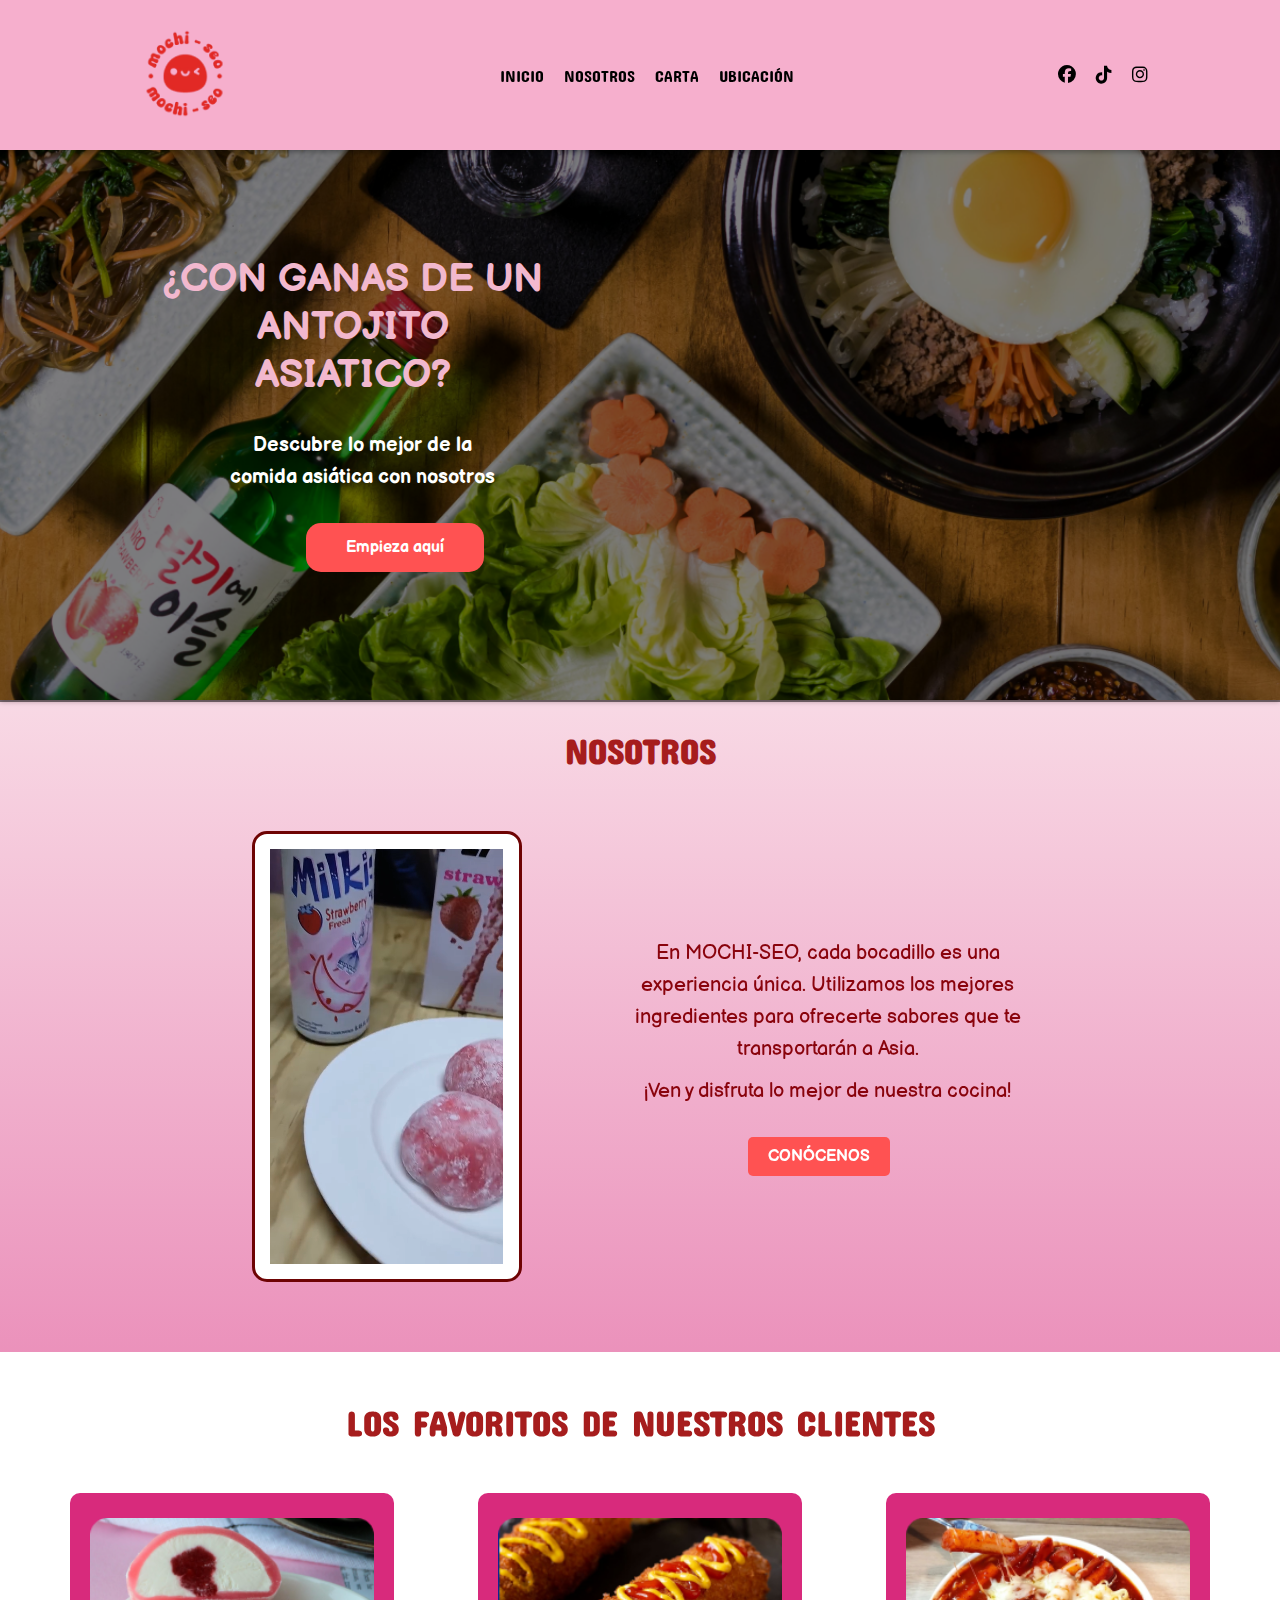
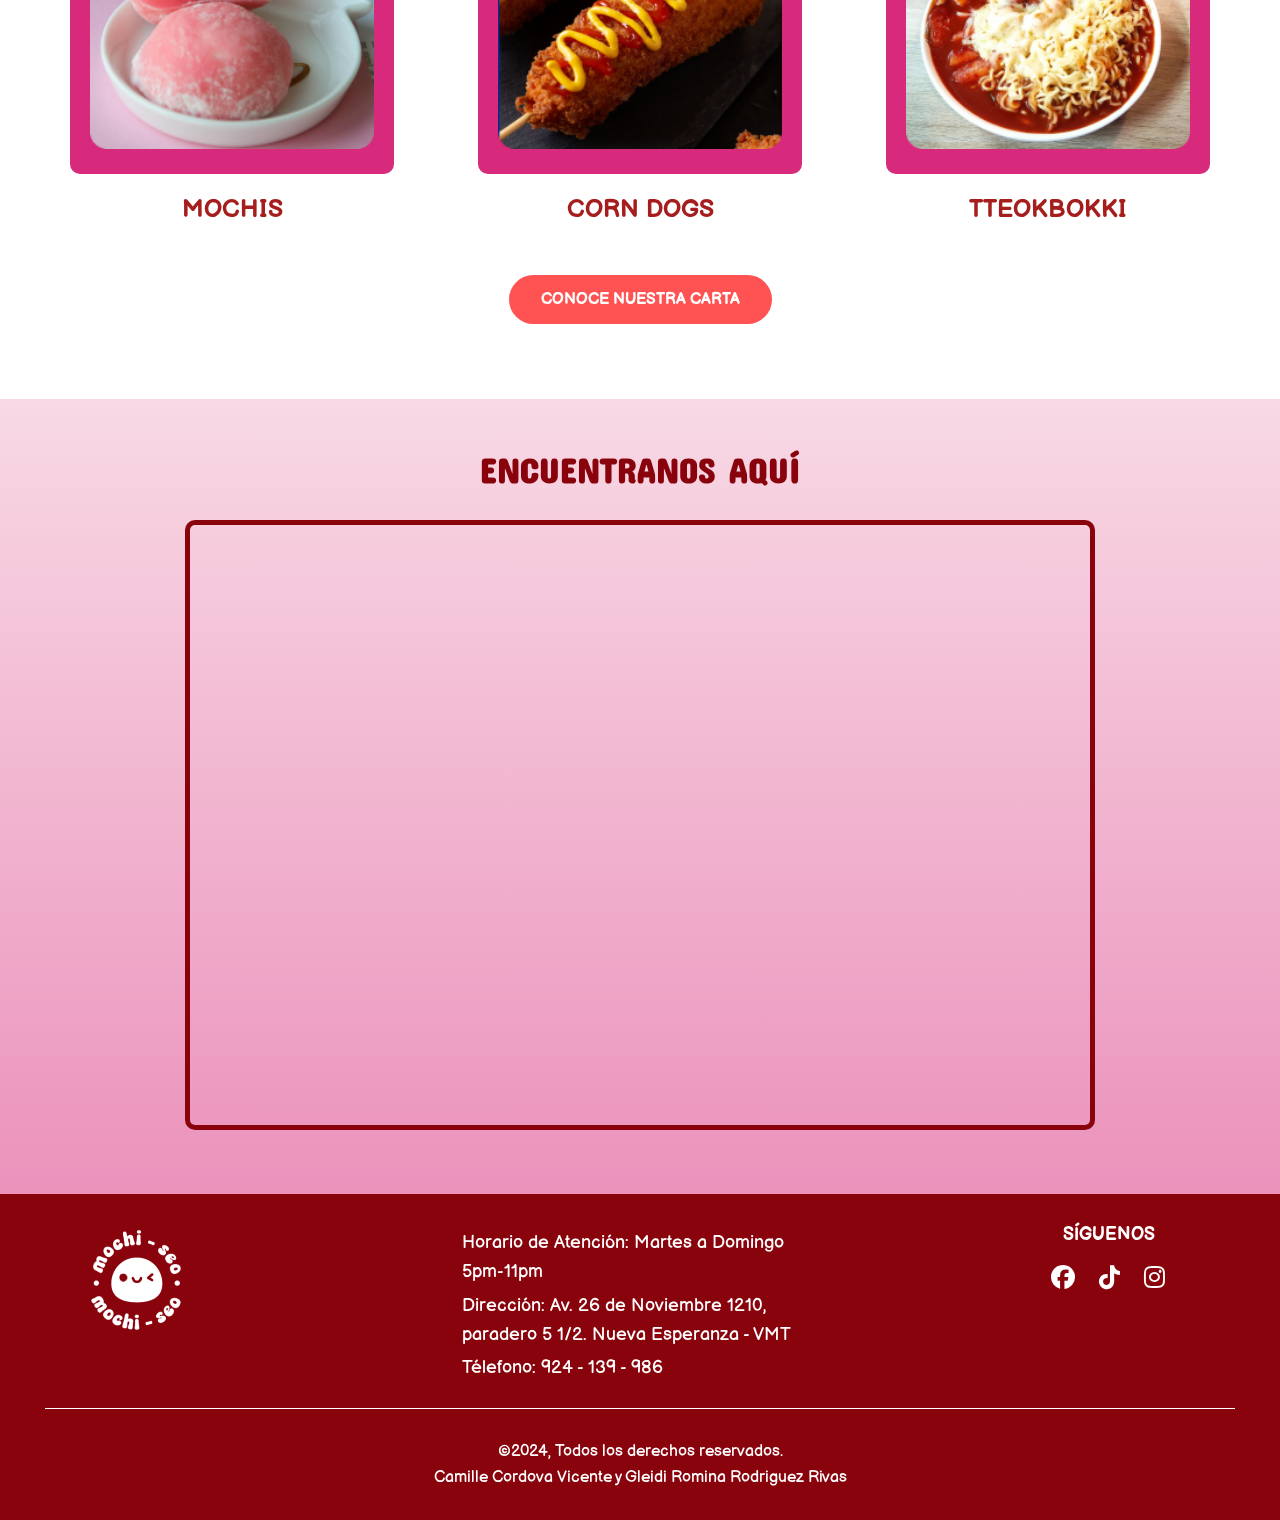
<file: EXAMEN PARCIAL/EXAMEN PARCIAL/index.html>
<!DOCTYPE html>
<html lang="en">
<head>
 <meta charset="UTF-8">
 <meta name="viewport" content="width=device-width, initial-scale=1.0">
 <link rel="icon" type="image/png" href="imagen/logo1.png">
 <title>MOCHI-SEO (Examen Parcial)</title>
 <link href="https://fonts.googleapis.com/css2?family=Concert+One&family=Lilita+One&display=swap" rel="stylesheet">
 <link href="https://fonts.googleapis.com/css2?family=Noto+Sans+KR:wght@100..900&display=swap" rel="stylesheet">
 <link href="https://fonts.googleapis.com/css2?family=Balsamiq+Sans:ital,wght@0,400;0,700;1,400;1,700&display=swap" rel="stylesheet">
 <link rel="stylesheet" href="CSS/all.css">
 <link rel="stylesheet" href="CSS/all.min.css">
 <link rel="stylesheet" href="CSS/index.css">
</head>
<body>
 <header>
  <div class="logo">
      <img src="imagen/logo1.png" alt="Tu Logotipo">
  </div>
  <nav>
      <ul>
          <li><a href="#">INICIO</a></li>
          <li><a href="nosotros.html">NOSOTROS</a></li>
          <li><a href="carta.html">CARTA</a></li>
          <li><a href="ubicación.html">UBICACIÓN</a></li>
      </ul>
  </nav>
  <div class="iconos">
      <a href="https://www.facebook.com/lMochiSeo"><i class="fa-brands fa-facebook"></i></a>
      <a href="https://www.tiktok.com/@mochi.seo"><i class="fa-brands fa-tiktok"></i></a>
      <a href="https://www.instagram.com/mochi.seo1/"><i class="fa-brands fa-instagram"></i></a>
  </div>
</header>
<section class="principal">
    <div class="contenidouno">
        <h1>¿CON GANAS DE UN ANTOJITO ASIATICO?</h1>
        <h3>Descubre lo mejor de la comida asiática con nosotros</h3>
        <div class="botones">
            <a href="carta.html" class="button">Empieza aquí</a>
        </div>
    </div>
</section>
<section class="nosotros">
    <h2>NOSOTROS</h2>
    <div class="contenidoDos">
        <video src="imagen/video1.mp4" autoplay muted loop></video>
        <div class="texto">
            <p>En MOCHI-SEO, cada bocadillo es una experiencia única. Utilizamos los mejores ingredientes para ofrecerte sabores que te transportarán a Asia.</p>
            <p>¡Ven y disfruta lo mejor de nuestra cocina!</p>
            <a href="nosotros.html" class="nos-button">CONÓCENOS</a>
        </div>
    </div>
</section>
<section class="menu-section">
    <h2>LOS FAVORITOS DE NUESTROS CLIENTES</h2>
    <div class="menu-items">
        <div class="menu-item">
            <img src="imagen/img2.png" alt="Mochis">
            <p>MOCHIS</p>
        </div>
        <div class="menu-item">
            <img src="imagen/img4.png" alt="Corn Dogs">
            <p>CORN DOGS</p>
        </div>
        <div class="menu-item">
            <img src="imagen/img3.png" alt="Tteokbokki">
            <p>TTEOKBOKKI</p>
        </div>
    </div>
    <a href="carta.html" class="cta-button">CONOCE NUESTRA CARTA</a>
</section>
<section class="mapa">
    <h2>ENCUENTRANOS AQUÍ</h2>
    <div class="mapa-cuadro">
        <iframe src="https://www.google.com/maps/embed?pb=!1m18!1m12!1m3!1d344.7262002738184!2d-76.9308436507844!3d-12.171432894216085!2m3!1f0!2f0!3f0!3m2!1i1024!2i768!4f13.1!3m3!1m2!1s0x9105b927eed3a387%3A0xe1c2c3a413808e6c!2sAv%2026%20de%20Noviembre%201210%2C%20Villa%20Mar%C3%ADa%20del%20Triunfo%2015817!5e0!3m2!1ses-419!2spe!4v1729730159632!5m2!1ses-419!2spe" width="900" height="600" style="border:solid 5px rgba(137, 3, 12, 1); border-radius: 10px;" allowfullscreen="" loading="lazy" referrerpolicy="no-referrer-when-downgrade"></iframe>
</section>
<footer class="footer">
    <div class="footer-top">
        <div class="footer-logo">
            <img src="imagen/logo2.png" alt="Logo" class="logo">
        </div>
        <div class="contacto">
            <p>Horario de Atención:  Martes a Domingo 5pm-11pm</p>
            <p>Dirección: Av. 26 de Noviembre 1210, paradero 5 1/2. Nueva Esperanza - VMT</p>
            <p>Télefono: 924 - 139 - 986</p>
        </div>
        <div class="social">
            <h3>SÍGUENOS</h3>
            <a href="https://www.facebook.com/lMochiSeo" class="social-icon"><i class="fa-brands fa-facebook"></i></a>
            <a href="https://www.tiktok.com/@mochi.seo" class="social-icon"><i class="fa-brands fa-tiktok"></i></a>
            <a href="https://www.instagram.com/mochi.seo1/" class="social-icon"><i class="fa-brands fa-instagram"></i></a>
        </div>
    </div>
    <div class="footer-bottom">
        <p>&copy;2024, Todos los derechos reservados.</p>
        <p>Camille Cordova Vicente y Gleidi Romina Rodriguez Rivas</p>
    </div>
</footer>
</body>
</html>
</file>
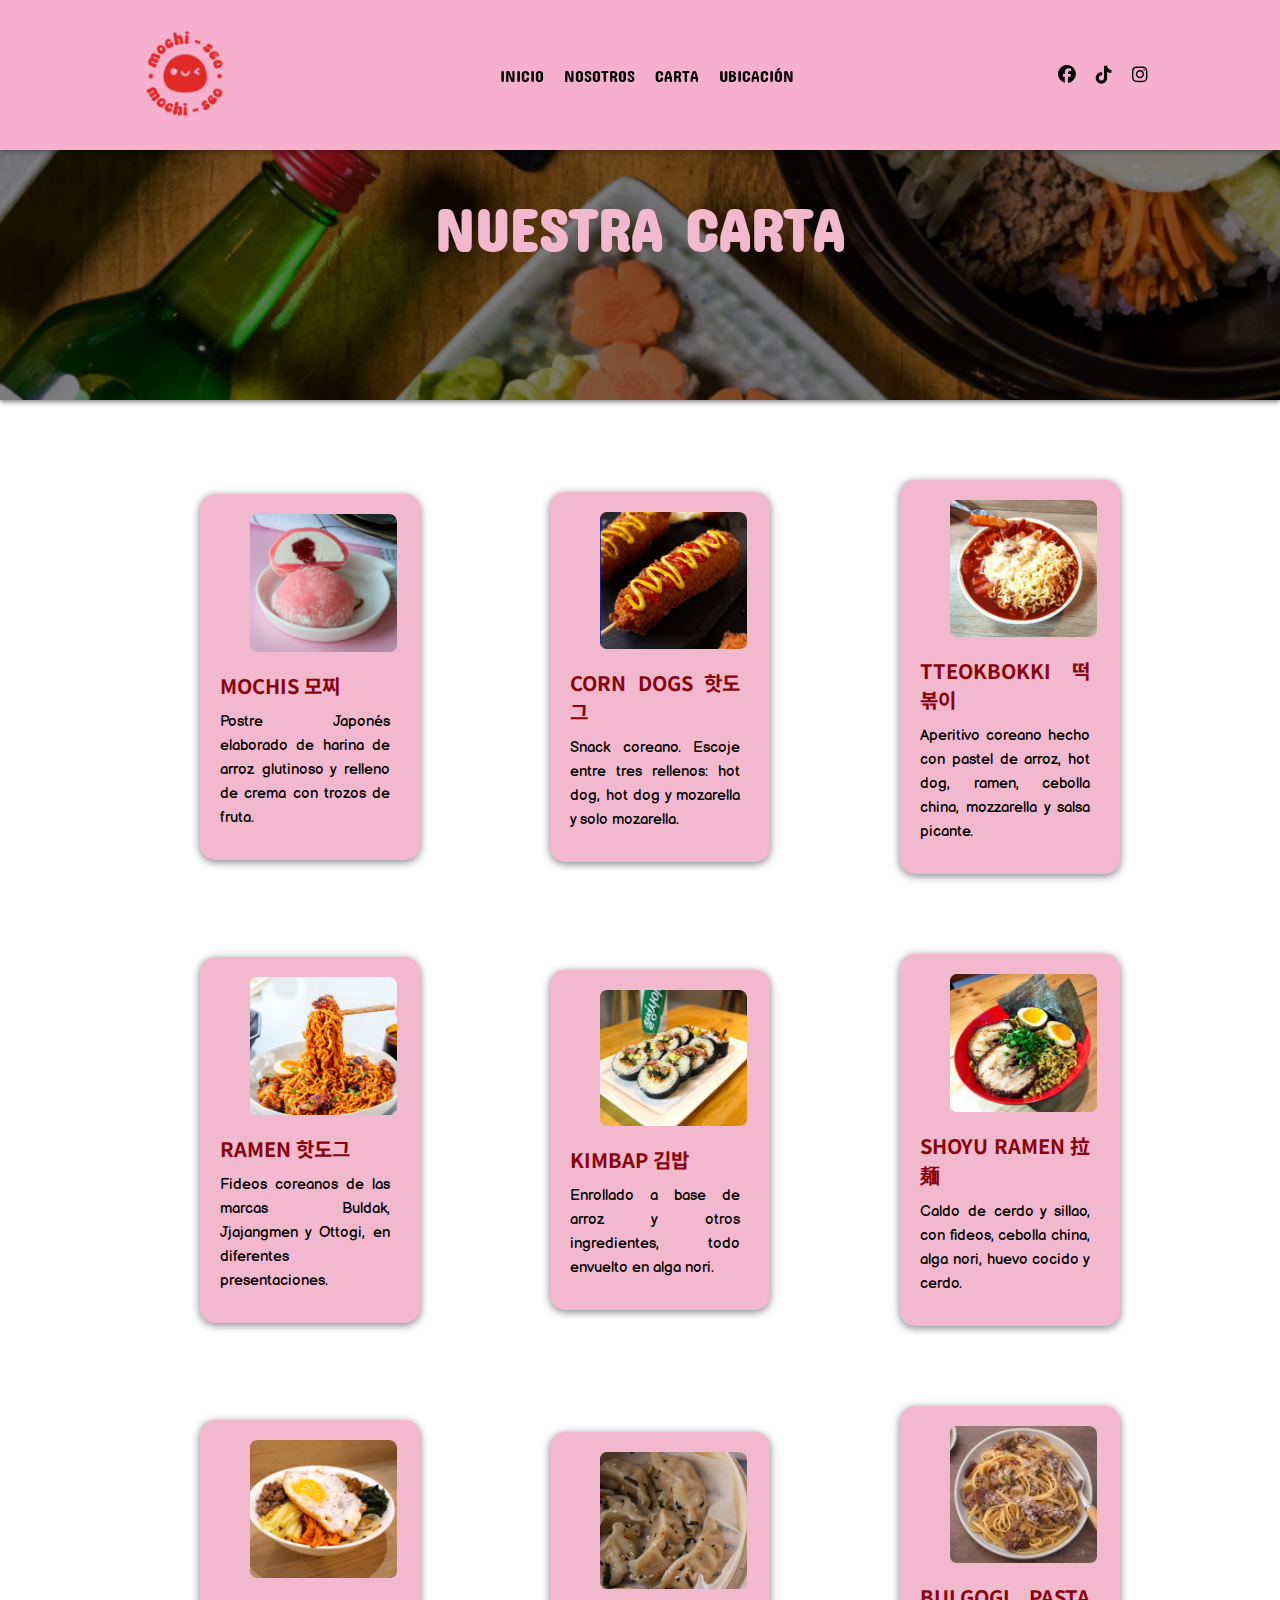
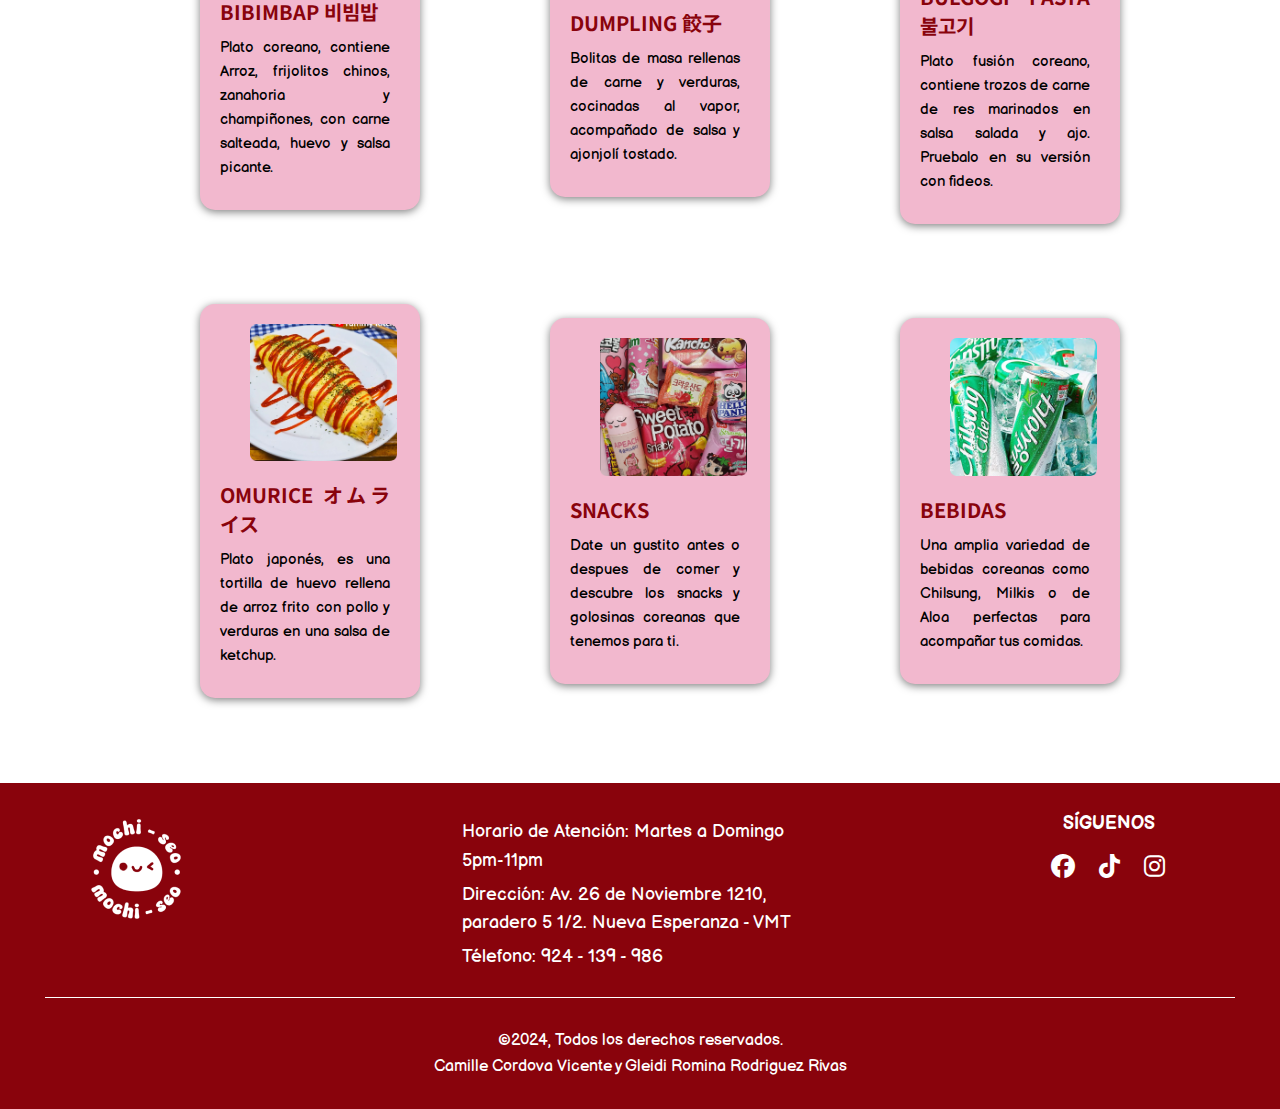
<file: EXAMEN PARCIAL/EXAMEN PARCIAL/carta.html>
<!DOCTYPE html>
<html lang="en">
<head>
 <meta charset="UTF-8">
 <meta name="viewport" content="width=device-width, initial-scale=1.0">
 <link rel="icon" type="image/png" href="imagen/logo1.png">
 <title>MOCHI-SEO (Examen Parcial)</title>
 <link href="https://fonts.googleapis.com/css2?family=Concert+One&family=Lilita+One&display=swap" rel="stylesheet">
 <link href="https://fonts.googleapis.com/css2?family=Noto+Sans+KR:wght@100..900&display=swap" rel="stylesheet">
 <link href="https://fonts.googleapis.com/css2?family=Balsamiq+Sans:ital,wght@0,400;0,700;1,400;1,700&display=swap" rel="stylesheet">
 <link rel="stylesheet" href="CSS/all.css">
 <link rel="stylesheet" href="CSS/all.min.css">
 <link rel="stylesheet" href="CSS/carta.css">
</head>
<body>
 <header>
  <div class="logo">
      <img src="imagen/logo1.png" alt="Tu Logotipo">
  </div>
  <nav>
      <ul>
          <li><a href="index.html">INICIO</a></li>
          <li><a href="nosotros.html">NOSOTROS</a></li>
          <li><a href="#">CARTA</a></li>
          <li><a href="ubicación.html">UBICACIÓN</a></li>
      </ul>
  </nav>
  <div class="iconos">
      <a href="https://www.facebook.com/lMochiSeo"><i class="fa-brands fa-facebook"></i></a>
      <a href="https://www.tiktok.com/@mochi.seo"><i class="fa-brands fa-tiktok"></i></a>
      <a href="https://www.instagram.com/mochi.seo1/"><i class="fa-brands fa-instagram"></i></a>
  </div>
</header>
<section class="principal">
    <div class="contenidouno">
        <h1>NUESTRA CARTA</h1>
    </div>
</section>
<section class="menu">
        <div class="card">
            <img src="imagen/carta1.png" alt="Plato 1">
            <h4>MOCHIS 모찌</h4>
            <p>Postre Japonés elaborado de harina de arroz glutinoso y relleno de crema con trozos de fruta.</p>
        </div>
        <div class="card">
            <img src="imagen/carta2.png" alt="Plato 2">
            <h4>CORN DOGS 핫도그</h4>
            <p>Snack coreano. Escoje entre tres rellenos: hot dog, hot dog y mozarella y solo mozarella.</p>
        </div>
        <div class="card">
            <img src="imagen/carta3.png" alt="Plato 3">
            <h4>TTEOKBOKKI 떡볶이</h4>
            <p>Aperitivo coreano hecho con pastel de arroz, hot dog, ramen, cebolla china, mozzarella     
            y salsa picante.</p>
        </div>
        <div class="card">
            <img src="imagen/carta4.png" alt="Plato 4">
            <h4>RAMEN 핫도그</h4>
            <p>Fideos coreanos de las marcas Buldak, Jjajangmen y Ottogi, en diferentes    
            presentaciones.</p>
        </div>
        <div class="card">
            <img src="imagen/carta5.png" alt="Plato 5">
            <h4>KIMBAP 김밥</h4>
            <p>Enrollado a base de arroz y otros ingredientes, todo
            envuelto en alga nori.</p>
        </div>
        <div class="card">
            <img src="imagen/carta6.png" alt="Plato 6">
            <h4>SHOYU RAMEN 拉麺</h4>
            <p>Caldo de cerdo y sillao, con fideos, cebolla china, alga nori, huevo cocido y cerdo.</p>
        </div>
        <div class="card">
            <img src="imagen/carta7.png" alt="Plato 7">
            <h4>BIBIMBAP 비빔밥</h4>
            <p>Plato coreano, contiene Arroz, frijolitos chinos, zanahoria y champiñones, con carne salteada, huevo y salsa picante.</p>
        </div>
        <div class="card">
            <img src="imagen/carta8.png" alt="Plato 8">
            <h4>DUMPLING 餃子</h4>
            <p>Bolitas de masa rellenas de carne y verduras, cocinadas al vapor, acompañado de salsa y ajonjolí tostado.</p>
        </div>
        <div class="card">
            <img src="imagen/carta9.png" alt="Plato 9">
            <h4>BULGOGI PASTA 불고기</h4>
            <p>Plato fusión coreano, contiene trozos de carne de res marinados en salsa salada y ajo. Pruebalo en su versión con fideos.</p>
        </div>
        <div class="card">
            <img src="imagen/carta10.png" alt="Plato 10">
            <h4>OMURICE オムライス</h4>
            <p>Plato japonés, es una tortilla de huevo rellena de arroz frito con pollo y verduras en una salsa de ketchup.</p>
        </div>
        <div class="card">
            <img src="imagen/carta11.png" alt="Plato 11">
            <h4>SNACKS</h4>
            <p>Date un gustito antes o despues de comer y descubre los snacks y golosinas coreanas que tenemos para ti.</p>
        </div>
        <div class="card">
            <img src="imagen/carta12.png" alt="Plato 12">
            <h4>BEBIDAS</h4>
            <p>Una amplia variedad de bebidas coreanas como Chilsung, Milkis o de Aloa perfectas para acompañar tus comidas.</p>
        </div>
</section>
<footer class="footer">
    <div class="footer-top">
        <div class="footer-logo">
            <img src="imagen/logo2.png" alt="Logo" class="logo">
        </div>
        <div class="contacto">
            <p>Horario de Atención:  Martes a Domingo 5pm-11pm</p>
            <p>Dirección: Av. 26 de Noviembre 1210, paradero 5 1/2. Nueva Esperanza - VMT</p>
            <p>Télefono: 924 - 139 - 986</p>
        </div>
        <div class="social">
            <h3>SÍGUENOS</h3>
            <a href="https://www.facebook.com/lMochiSeo" class="social-icon"><i class="fa-brands fa-facebook"></i></a>
            <a href="https://www.tiktok.com/@mochi.seo" class="social-icon"><i class="fa-brands fa-tiktok"></i></a>
            <a href="https://www.instagram.com/mochi.seo1/" class="social-icon"><i class="fa-brands fa-instagram"></i></a>
        </div>
    </div>
    <div class="footer-bottom">
        <p>&copy;2024, Todos los derechos reservados.</p>
        <p>Camille Cordova Vicente y Gleidi Romina Rodriguez Rivas</p>
    </div>
</footer>
</body>
</file>
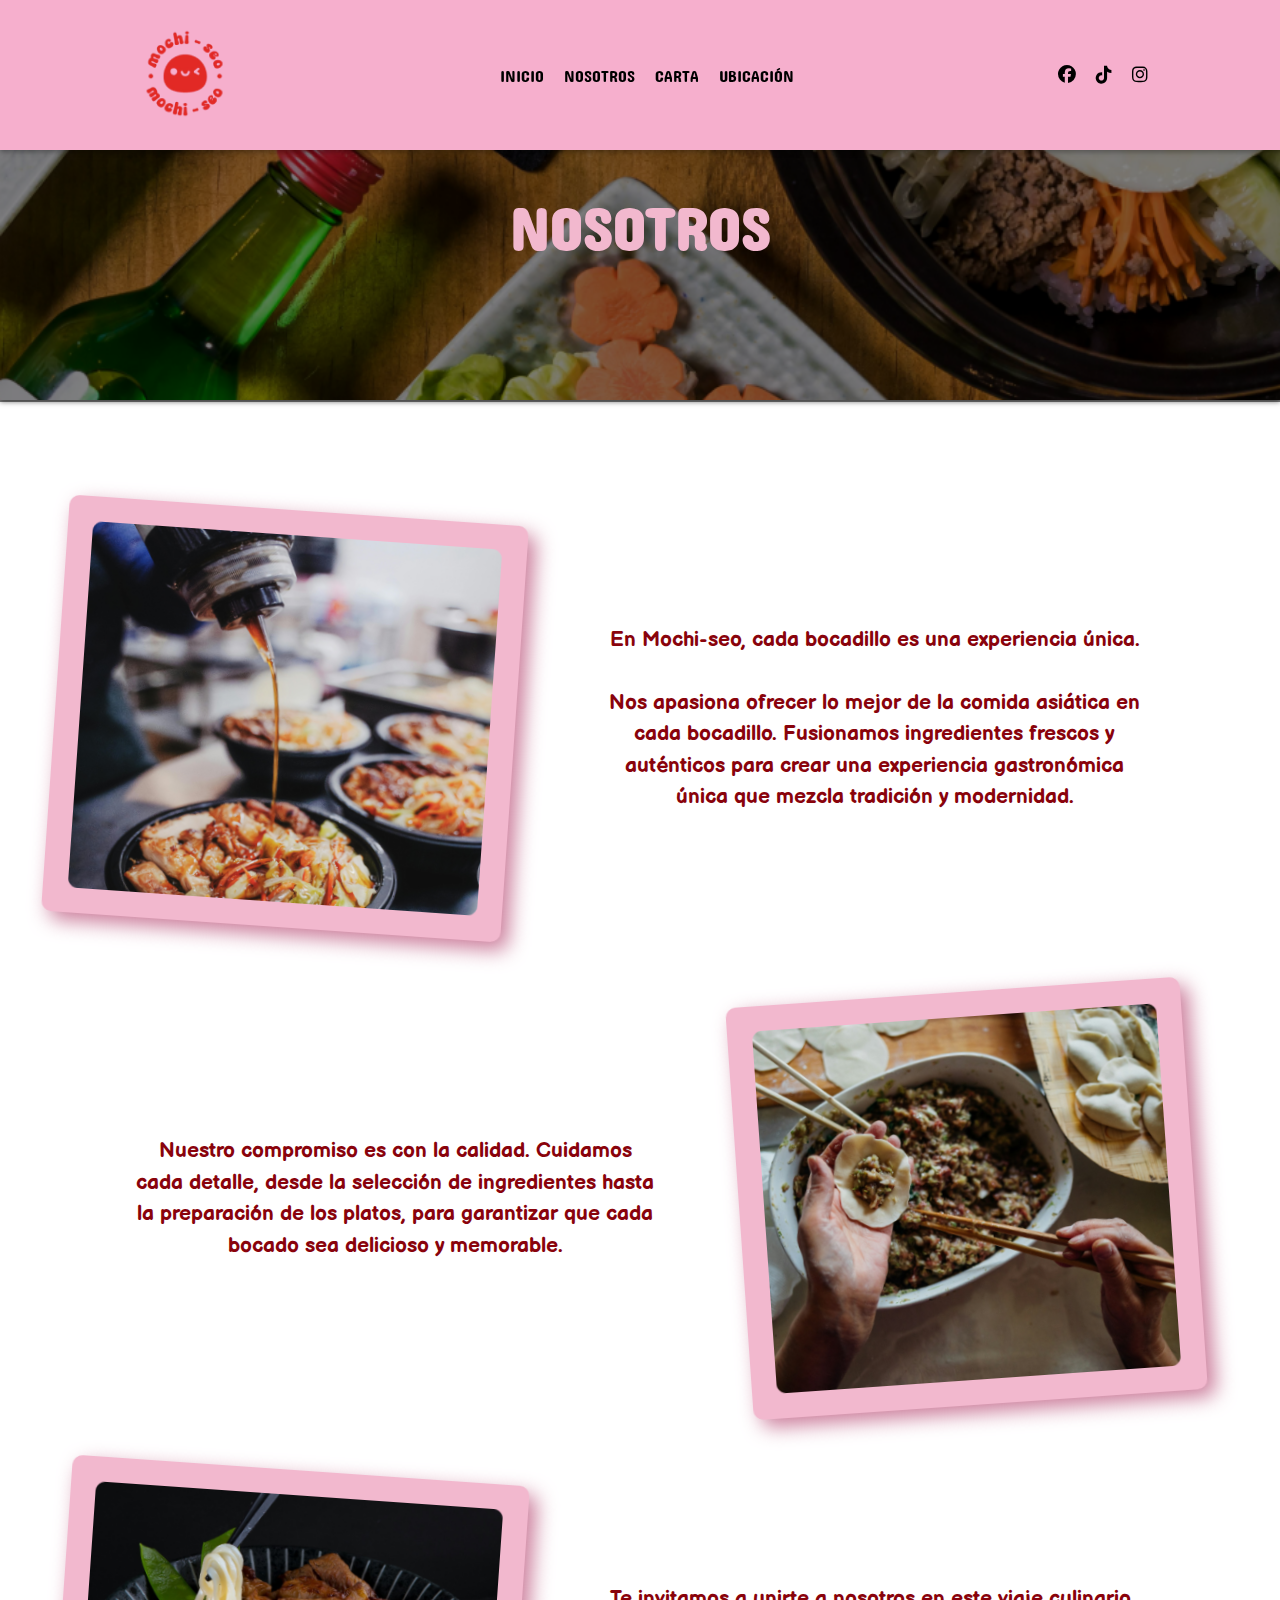
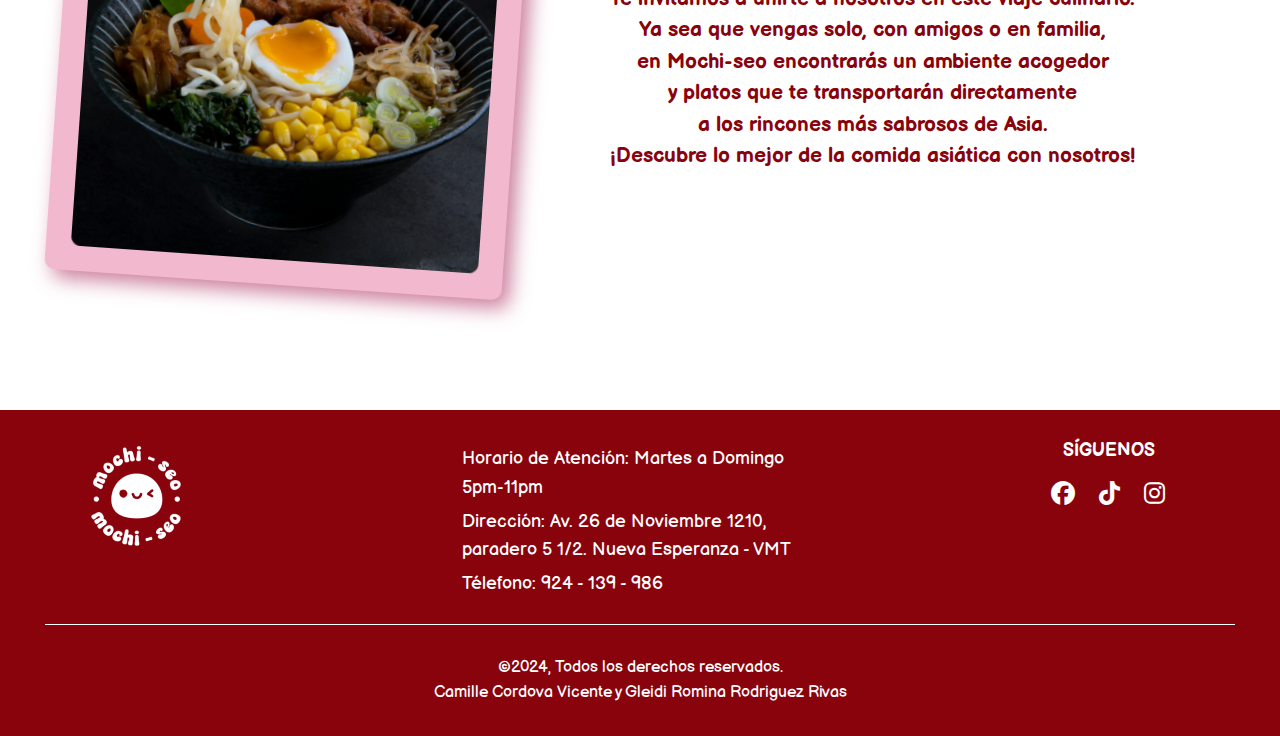
<file: EXAMEN PARCIAL/EXAMEN PARCIAL/nosotros.html>
<!DOCTYPE html>
<html lang="en">
<head>
 <meta charset="UTF-8">
 <meta name="viewport" content="width=device-width, initial-scale=1.0">
 <link rel="icon" type="image/png" href="imagen/logo1.png">
 <title>MOCHI-SEO (Examen Parcial)</title>
 <link href="https://fonts.googleapis.com/css2?family=Concert+One&family=Lilita+One&display=swap" rel="stylesheet">
 <link href="https://fonts.googleapis.com/css2?family=Noto+Sans+KR:wght@100..900&display=swap" rel="stylesheet">
 <link href="https://fonts.googleapis.com/css2?family=Balsamiq+Sans:ital,wght@0,400;0,700;1,400;1,700&display=swap" rel="stylesheet">
 <link rel="stylesheet" href="CSS/all.css">
 <link rel="stylesheet" href="CSS/all.min.css">
 <link rel="stylesheet" href="CSS/index.css">
 <link rel="stylesheet" href="CSS/nosotros.css">
</head>
<body>
 <header>
  <div class="logo">
      <img src="imagen/logo1.png" alt="Tu Logotipo">
  </div>
  <nav>
      <ul>
          <li><a href="index.html">INICIO</a></li>
          <li><a href="nosotros.html">NOSOTROS</a></li>
          <li><a href="carta.html">CARTA</a></li>
          <li><a href="ubicación.html">UBICACIÓN</a></li>
      </ul>
  </nav>
    <div class="iconos">
    <a href="https://www.facebook.com/lMochiSeo"><i class="fa-brands fa-facebook"></i></a>
    <a href="https://www.tiktok.com/@mochi.seo"><i class="fa-brands fa-tiktok"></i></a>
    <a href="https://www.instagram.com/mochi.seo1/"><i class="fa-brands fa-instagram"></i></a>
     </div>
  </header>

  <section class="contenido-nosotros">
    <div class="banner">
        <h2>NOSOTROS</h2>
    </div>
  </section>

  <div class="captions">
    <div class="fila">
        <img id="img1" src="imagen/nosotros1.png" alt="">
        <p>En Mochi-seo, cada bocadillo es una experiencia única.
            <br>
            <br>
            Nos apasiona ofrecer lo mejor de la comida asiática en
            <br>
            cada bocadillo. Fusionamos ingredientes frescos y 
            <br>
            auténticos para crear una experiencia gastronómica
            <br>
            única que mezcla tradición y modernidad.</p>
    </div>
    <div class="fila">
        
        <p>Nuestro compromiso es con la calidad. Cuidamos
            <br>
            cada detalle, desde la selección de ingredientes hasta
            <br>
            la preparación de los platos, para garantizar que cada 
            <br>
            bocado sea delicioso y memorable.
        </p>
        <img  id="img2" src="imagen/nosotros2.png" alt="">
    </div>
    <div class="fila">
        <img  id="img3" src="imagen/nosotros3.png" alt="">
        <p>Te invitamos a unirte a nosotros en este viaje culinario.
            <br>
            Ya sea que vengas solo, con amigos o en familia, 
            <br> 
            en Mochi-seo encontrarás un ambiente acogedor
            <br>
            y platos que te transportarán directamente
            <br>
            a los rincones más sabrosos de Asia.
            <br>
            ¡Descubre lo mejor de la comida asiática con nosotros!
        </p>
    </div>
</div>

    </section>
<footer class="footer">
    <div class="footer-top">
        <div class="footer-logo">
            <img src="imagen/logo2.png" alt="Logo" class="logo">
        </div>
        <div class="contacto">
            <p>Horario de Atención:  Martes a Domingo 5pm-11pm</p>
            <p>Dirección: Av. 26 de Noviembre 1210, paradero 5 1/2. Nueva Esperanza - VMT</p>
            <p>Télefono: 924 - 139 - 986</p>
        </div>
        <div class="social">
            <h3>SÍGUENOS</h3>
            <a href="https://www.facebook.com/lMochiSeo" class="social-icon"><i class="fa-brands fa-facebook"></i></a>
            <a href="https://www.tiktok.com/@mochi.seo" class="social-icon"><i class="fa-brands fa-tiktok"></i></a>
            <a href="https://www.instagram.com/mochi.seo1/" class="social-icon"><i class="fa-brands fa-instagram"></i></a>
        </div>
    </div>
    <div class="footer-bottom">
        <p>&copy;2024, Todos los derechos reservados.</p>
        <p>Camille Cordova Vicente y Gleidi Romina Rodriguez Rivas</p>
    </div>
</footer>
</section>
        
</body>
</html>
</file>
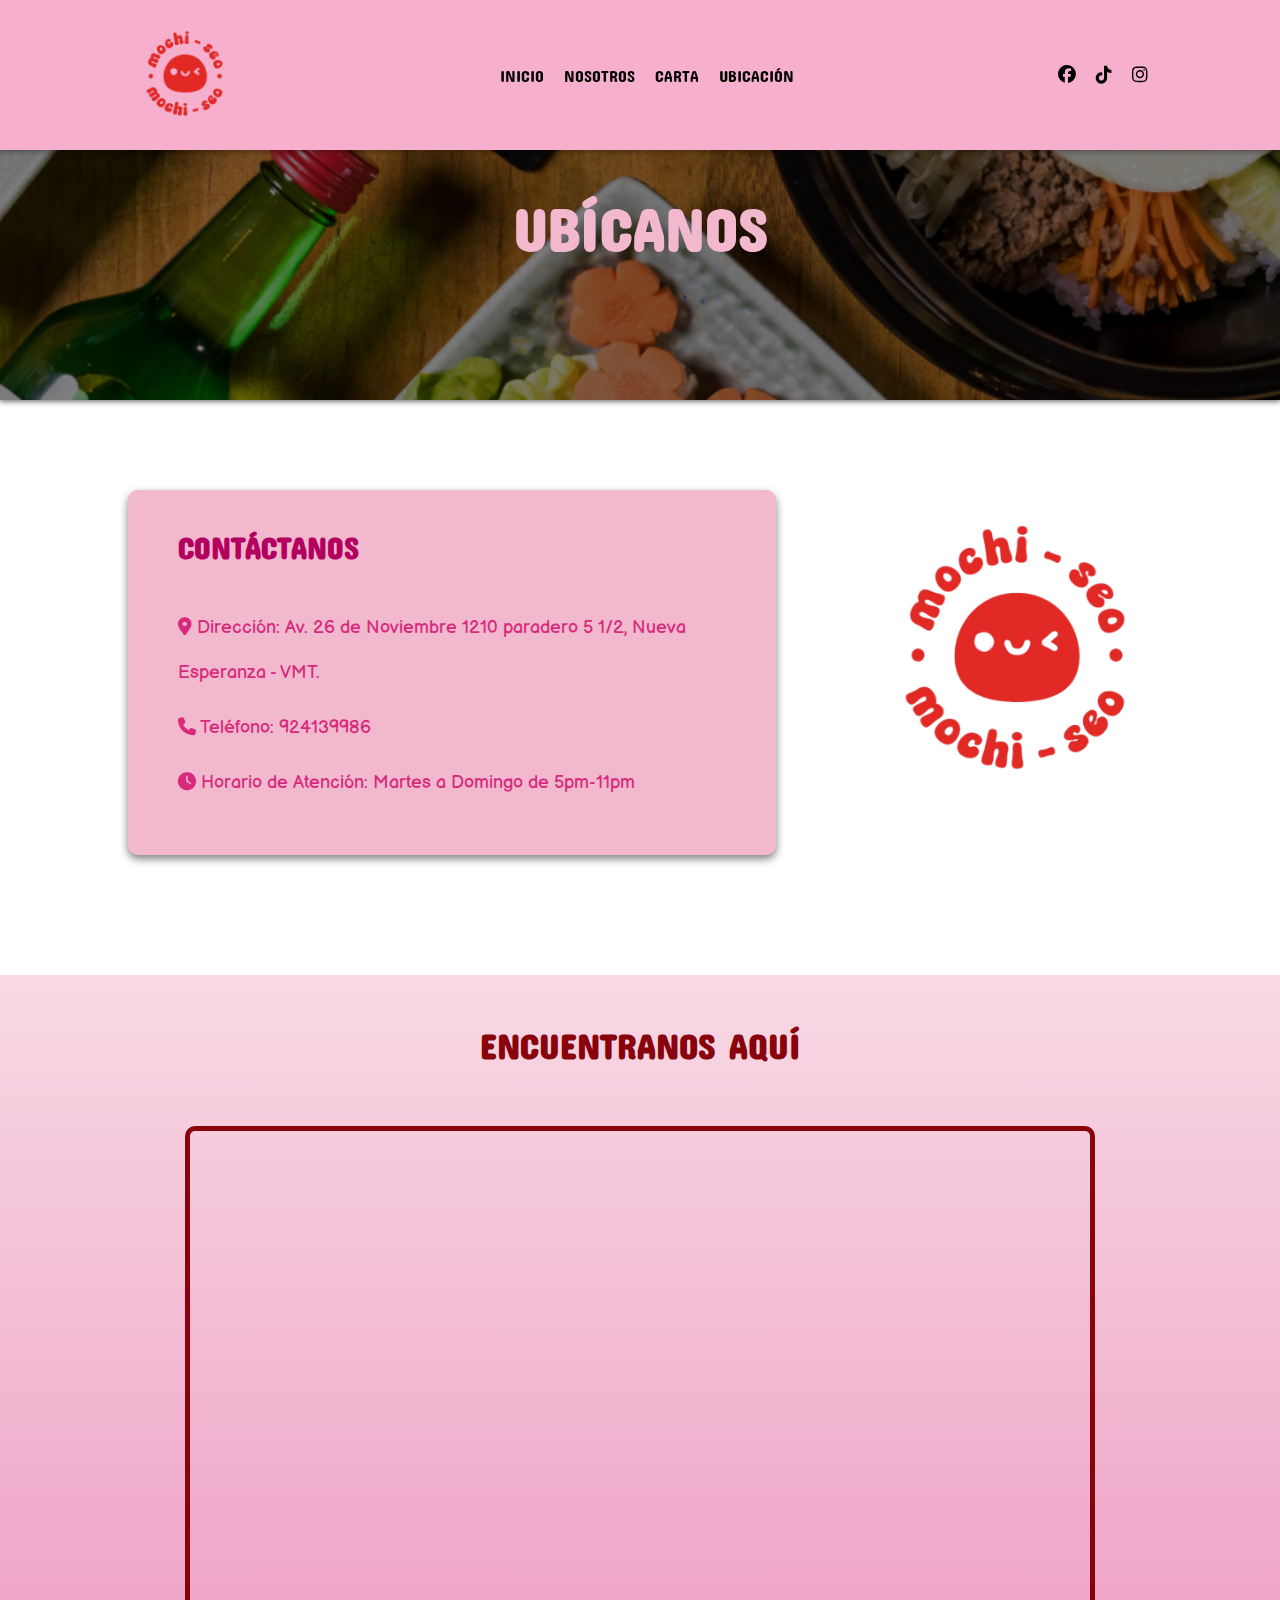
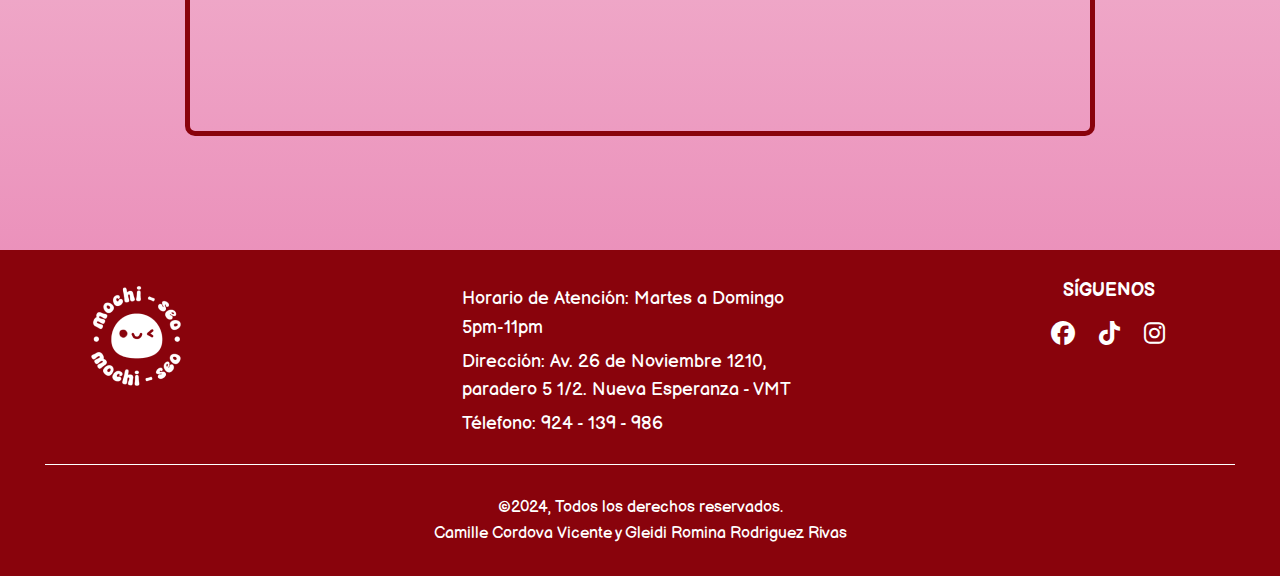
<file: EXAMEN PARCIAL/EXAMEN PARCIAL/ubicación.html>
<!DOCTYPE html>
<html lang="en">
<head>
 <meta charset="UTF-8">
 <meta name="viewport" content="width=device-width, initial-scale=1.0">
 <link rel="icon" type="image/png" href="imagen/logo1.png">
 <title>MOCHI-SEO (Examen Parcial)</title>
 <link href="https://fonts.googleapis.com/css2?family=Concert+One&family=Lilita+One&display=swap" rel="stylesheet">
 <link href="https://fonts.googleapis.com/css2?family=Noto+Sans+KR:wght@100..900&display=swap" rel="stylesheet">
 <link href="https://fonts.googleapis.com/css2?family=Balsamiq+Sans:ital,wght@0,400;0,700;1,400;1,700&display=swap" rel="stylesheet">
 <link rel="stylesheet" href="CSS/all.css">
 <link rel="stylesheet" href="CSS/all.min.css">
 <link rel="stylesheet" href="CSS/ubicación.css">
</head>
<body>
 <header>
  <div class="logo">
      <img src="imagen/logo1.png" alt="Tu Logotipo">
  </div>
  <nav>
      <ul>
          <li><a href="index.html">INICIO</a></li>
          <li><a href="nosotros.html">NOSOTROS</a></li>
          <li><a href="carta.html">CARTA</a></li>
          <li><a href="#">UBICACIÓN</a></li>
      </ul>
  </nav>
  <div class="iconos">
      <a href="https://www.facebook.com/lMochiSeo"><i class="fa-brands fa-facebook"></i></a>
      <a href="https://www.tiktok.com/@mochi.seo"><i class="fa-brands fa-tiktok"></i></a>
      <a href="https://www.instagram.com/mochi.seo1/"><i class="fa-brands fa-instagram"></i></a>
  </div>
</header>
<section class="principal">
    <div class="contenidouno">
        <h2>UBÍCANOS</h2>
    </div>
</section>
<section class="contacto2">
    <div class="info">
        <h2>CONTÁCTANOS</h2>
        <p><i class="fa-solid fa-location-dot"></i>  Dirección: Av. 26 de Noviembre 1210 paradero 5 1/2, Nueva Esperanza - VMT.</p>
        <p><i class="fa-solid fa-phone"></i> Teléfono: 924139986</p>
        <p><i class="fa-solid fa-clock"></i> Horario de Atención: Martes a Domingo de 5pm-11pm</p>
    </div>
    <div class="contacto-logo">
        <img src="imagen/logo 3.png" alt="Logo Mochi-Seo">
    </div>
</section>
<section class="mapa">
    <h2>ENCUENTRANOS AQUÍ</h2>
    <div class="mapa-cuadro">
        <iframe src="https://www.google.com/maps/embed?pb=!1m18!1m12!1m3!1d344.7262002738184!2d-76.9308436507844!3d-12.171432894216085!2m3!1f0!2f0!3f0!3m2!1i1024!2i768!4f13.1!3m3!1m2!1s0x9105b927eed3a387%3A0xe1c2c3a413808e6c!2sAv%2026%20de%20Noviembre%201210%2C%20Villa%20Mar%C3%ADa%20del%20Triunfo%2015817!5e0!3m2!1ses-419!2spe!4v1729730159632!5m2!1ses-419!2spe" width="900" height="600" style="border:solid 5px rgba(137, 3, 12, 1); border-radius: 10px;" allowfullscreen="" loading="lazy" referrerpolicy="no-referrer-when-downgrade"></iframe>
    </div>
</section>
<footer class="footer">
    <div class="footer-top">
        <div class="footer-logo">
            <img src="imagen/logo2.png" alt="Logo" class="logo">
        </div>
        <div class="contacto">
            <p>Horario de Atención:  Martes a Domingo 5pm-11pm</p>
            <p>Dirección: Av. 26 de Noviembre 1210, paradero 5 1/2. Nueva Esperanza - VMT</p>
            <p>Télefono: 924 - 139 - 986</p>
        </div>
        <div class="social">
            <h3>SÍGUENOS</h3>
            <a href="https://www.facebook.com/lMochiSeo" class="social-icon"><i class="fa-brands fa-facebook"></i></a>
            <a href="https://www.tiktok.com/@mochi.seo" class="social-icon"><i class="fa-brands fa-tiktok"></i></a>
            <a href="https://www.instagram.com/mochi.seo1/" class="social-icon"><i class="fa-brands fa-instagram"></i></a>
        </div>
    </div>
    <div class="footer-bottom">
        <p>&copy;2024, Todos los derechos reservados.</p>
        <p>Camille Cordova Vicente y Gleidi Romina Rodriguez Rivas</p>
    </div>
</footer>
</body>
</html>
</file>
<file: EXAMEN PARCIAL/EXAMEN PARCIAL/CSS/index.css>
*{
 margin: 0;
 padding: 0;
}

header {
 display: flex;
 justify-content: space-around;
 align-items: center;
 background-color: #F6AFCD;
 box-shadow: 0px 2px 5px rgba(0, 0, 0, 0.3);
 position: fixed;
 top: 0;
 width: 100%;
 height: 150px;
 z-index: 999;
}

nav ul {
 display: flex;
 list-style: none;
 margin: 0;
 padding: 0;
 font-family: "Concert One";
 text-transform: uppercase;
}

nav li {
 margin: 0 10px;
 
}

nav li a{
 color: rgb(0, 0, 0);
 text-decoration: none;
}

nav li a:hover{
 color: #EF353F;
 text-decoration: none;
}


.logo{
 padding: 0 15px;
}
.logo img{
 width: 95px;
 height: auto;
}

.iconos {
 display: flex;
 
}

.iconos a {
 margin: 0 10px;
 color: #000000;
 font-size: 18px;
}
.iconos a:hover {

 color: #EF353F;
}

/*seccio1*/
.principal {
 background-image: url('../imagen/header1.png');
 background-size: cover;
 background-position: center;
 height: 700px;
 display: flex;
 align-items: center;
 justify-content: center;
 box-shadow: 0px 2px 5px rgba(0, 0, 0, 0.5);
}

.contenidouno {
 width: 100%;
 height: 700px;
 text-align: center;
 padding: 2px;
 background: rgba(0, 0, 0, 0.5);
}

.contenidouno h1{
 margin-top: 20%;
 padding-left: 4em;
 padding-bottom: 30px;
 font-family: "Balsamiq Sans";
 text-transform: uppercase;
 font-size: 40px;
 text-align: center;
 width: 30%;
 color: #F2B8CE;
}

.contenidouno h3{
 padding-left: 11em;
 padding-bottom: 20px;
 font-family: "Balsamiq Sans";
 font-size: 20px;
 text-align: center;
 color: #ffffff;
 max-width: 22%;
 line-height: 1.6;
}

.button {
 display:block;
 width: fit-content;
 background-color: #ff5252;
 color: white;
 padding: 15px 40px;
 text-decoration: none;
 border-radius: 15px;
 font-size: 16px;
 margin-top: 10px;
 margin-left: 19em;
 font-family: "Balsamiq Sans";
 font-weight: bold;
 transition: background-color 0.3s ease;
}

.button:hover {
 background-color: #89030C;
 color: #ffffff;
}

/*segunda sección*/
.nosotros {
 padding: 20px;
 max-width: 100%;
 text-align: center;
 background: linear-gradient(to bottom, rgba(242, 184, 206, 0.533), rgba(216, 42, 123, 0.514));
}

.nosotros h2 {
 color: #a61d1d;
 font-size: 35px;
 margin-bottom: 20px;
 margin-top: 10px;
 font-family: "Concert One";
}

.contenidoDos {
 display: flex;
 align-items: center;
 justify-content: center;
 gap: 10%;
 padding: 40px;
 margin: 10px 50px; 
 border-radius: 10px;
}

.contenidoDos video{
    width: 22%;
    height: auto;
    border-radius: 15px;
    background-color: #ffffff;
    padding: 15px;
    border: 3px solid #6e0303;
}
.contenidoDos img {
 width: 22%;
 height: auto;
 border-radius: 10px;
 background-color: #ffffff;
 padding: 15px;
}

.texto {
 text-align: left;
 max-width: 400px;
}

.texto p {
 color: #89030C;
 margin: 0 0 10px 0;
 font-size: 20px;
 font-family: "Balsamiq Sans";
 line-height: 1.6;
 text-align: center;
}


.nos-button {
 display: inline-block;
 background-color: #ff5252;
 color: white;
 padding: 10px 20px;
 text-decoration: none;
 border-radius: 5px;
 margin-top: 20px;
 margin-left: 30%;
 font-size: 16px;
 font-family: "Balsamiq Sans";
 font-weight: bold;
 transition: background-color 0.3s ease;
 align-items: center;
}

.nos-button:hover {
 background-color: #89030C;
 color: #ffffff;
}

/*tercera secci�n*/
.menu-section {
 text-align: center;
 padding: 20px;
 background-color: #fff;
 margin-bottom: 70px;
}

.menu-section h2 {
 color: #a61d1d; 
 font-size: 35px;
 margin-bottom: 50px;
 margin-top: 30px;
 font-family: "Concert One";
}

.menu-items {
 display: flex;
 justify-content: center;
 gap: 10%; 
 margin-bottom: 50px;
}

.menu-item {
 display: flex;
 flex-direction: column;
 align-items: center;
 padding-bottom: 15px;
}

.menu-item img {
 width: 100%;
 border-radius: 10px;
 margin-bottom: 10px;
 background-color: #D82A7C; 
 padding: 25px 20px;
}

.menu-item p {
 font-size: 25px;
 color: #a61d1d; 
 font-weight: bold;
 font-family: "Balsamiq Sans";
 margin-top: 10px;
}

.cta-button {
 background-color: #ff5252;
 color: #ffffff;
 padding: 15px 32px;
 text-align: center;
 text-decoration: none;
 border-radius: 25px;
 font-size: 16px;
 margin: 0 30px;
 font-family: "Balsamiq Sans";
 font-weight: bold;
 transition: background-color 0.3s ease;
 text-transform: uppercase;
}

.cta-button:hover {
 background-color: #89030C;
 color: #ffffff;
 padding: 15px 32px;
 text-align: center;
 text-decoration: none;
 border-radius: 25px;
 font-size: 16px;
 margin: 0 30px;
}

.menu-item img:hover {
    filter: grayscale(100%);
}

/*CUARTA SECCIÓN*/
.mapa {
    background-size: cover;
    background-position: center;
    text-align: center;
    background: linear-gradient(to bottom, rgba(242, 184, 206, 0.533), rgba(216, 42, 123, 0.514));
   }

.mapa h2{
    color: #89030C;
    font-size: 35px;
    margin-bottom: 20px;
    padding-top: 50px;
    font-family: "Concert One";
}

.mapa-cuadro{
    padding: 10px;
    display: inline-block;
    margin-bottom: 50px;
}

/*footer*/

footer {
 background-color: #89030C;
 color: #fff;
 padding: 30px;
}

.footer-top {
 display: flex;
 justify-content: space-between;
 align-items: flex-start;
 padding-bottom: 20px;
 margin-left: 15px;
 margin-right: 15px;
 border-bottom: 1px solid #ffffff;
}

.footer-logo {
 flex: 1;
 margin-left: 20px;
}

.footer-logo .logo {
 max-width: 150px;
}

.contacto {
 align-items: center;
 text-align: left;
 width: 30%;
 margin-left: 40px;
}

.contacto p {
 margin: 5px 0;
 font-family: "Balsamiq Sans";
 font-size: 18px;
 line-height: 1.6;
}

.social {
 flex: 1;
 text-align: right;
 padding-right: 60px;
}

.social h3 {
 font-size: 18px;
 margin-bottom: 10px;
 font-family: "Balsamiq Sans";
align-items: center;
padding-right: 20px;
padding-bottom: 10px;
}

.social-icon {
 margin: 0 10px;
 color: #fff;
 font-size: 24px;
 transition: color 0.3s ease;
}

.social-icon:hover {
 color: #ff5252;
}

.footer-bottom {
 text-align: center;
 margin-top: 20px;
 padding-top: 10px;
}

.footer-bottom p {
 font-size: 16px;
 color: #ffffff;
 font-family: "Balsamiq Sans";
 line-height: 1.6;
}
</file>
<file: EXAMEN PARCIAL/EXAMEN PARCIAL/CSS/carta.css>
*{
    margin: 0;
    padding: 0;
   }
   
   header {
    display: flex;
    justify-content: space-around;
    align-items: center;
    background-color: #F6AFCD;
    box-shadow: 0px 2px 5px rgba(0, 0, 0, 0.3);
    position: fixed;
    top: 0;
    width: 100%;
    height: 150px;
   }
   
   nav ul {
    display: flex;
    list-style: none;
    margin: 0;
    padding: 0;
    font-family: "Concert One";
    text-transform: uppercase;
   }
   
   nav li {
    margin: 0 10px;
    
   }
   
   nav li a{
    color: rgb(0, 0, 0);
    text-decoration: none;
   }
   
   nav li a:hover{
    color: #EF353F;
    text-decoration: none;
   }
   
   
   .logo{
    padding: 0 15px;
   }
   .logo img{
    width: 95px;
    height: auto;
   }
   
   .iconos {
    display: flex;
    
   }
   
   .iconos a {
    margin: 0 10px;
    color: #000000;
    font-size: 18px;
   }
   .iconos a:hover {
   
    color: #EF353F;
   }

/*seccio1*/
.principal {
    background-image: url('../imagen/header3.png');
    background-size: cover;
    background-position: center;
    height: 400px;
    display: flex;
    align-items: center;
    justify-content: center;
    box-shadow: 0px 2px 5px rgba(0, 0, 0, 0.5);
   }
   
   .contenidouno {
    width: 100%;
    height: 400px;
    text-align: center;
    background: rgba(0, 0, 0, 0.5);
   }

   .contenidouno h1{
    margin-top: 15%;
    font-family: "Concert One";
    font-size: 60px;
    color: #F2B8CE;
   }

   /*carta*/

   .menu {
    display: grid;
    grid-template-columns: repeat(3, 1fr);
    gap: 50px;
    margin: 50px;
    padding: 30px 90px 5px 90px;
    align-items:center ;
}

.card {
    background-color: #F2B8CE;
    border-radius: 15px;
    overflow: hidden;
    box-shadow: 0 2px 8px rgba(0, 0, 0, 0.5);
    width: 70%;
    padding: 20px 10px 30px 0px;
    margin: 0 60px 30px 60px;
}

.card img {
    width: 70%;
    height: auto;
    border-radius: 8px;
    align-items: center;
    padding-left: 50px;
    padding-bottom: 5px;
}

.card h4 {
    margin: 10px 0 5px;
    font-family: "Noto Sans KR";
    color: #89030C;
    font-size: 20px;
    padding-bottom: 5px;
    font-weight: bold;
    text-align: justify;
    padding-left: 20px;
    padding-right: 20px;
}

.card p {
    color: #000000;
    font-family: "Balsamiq Sans";
    font-size: 15px;
    line-height: 1.6;
    padding-left: 20px;
    padding-right: 20px;
    text-align: justify;
}

.card:hover {
    background-color: #ef848b;
}

/*footer*/

footer {
    background-color: #89030C;
    color: #fff;
    padding: 30px;
   }
   
   .footer-top {
    display: flex;
    justify-content: space-between;
    align-items: flex-start;
    padding-bottom: 20px;
    margin-left: 15px;
    margin-right: 15px;
    border-bottom: 1px solid #ffffff;
   }
   
   .footer-logo {
    flex: 1;
    margin-left: 20px;
   }
   
   .footer-logo .logo {
    max-width: 150px;
   }
   
   .contacto {
    align-items: center;
    text-align: left;
    width: 30%;
    margin-left: 40px;
   }
   
   .contacto p {
    margin: 5px 0;
    font-family: "Balsamiq Sans";
    font-size: 18px;
    line-height: 1.6;
   }
   
   .social {
    flex: 1;
    text-align: right;
    padding-right: 60px;
   }
   
   .social h3 {
    font-size: 18px;
    margin-bottom: 10px;
    font-family: "Balsamiq Sans";
   align-items: center;
   padding-right: 20px;
   padding-bottom: 10px;
   }
   
   .social-icon {
    margin: 0 10px;
    color: #fff;
    font-size: 24px;
    transition: color 0.3s ease;
   }
   
   .social-icon:hover {
    color: #ff5252;
   }
   
   .footer-bottom {
    text-align: center;
    margin-top: 20px;
    padding-top: 10px;
   }
   
   .footer-bottom p {
    font-size: 16px;
    color: #ffffff;
    font-family: "Balsamiq Sans";
    line-height: 1.6;
   }
</file>
<file: EXAMEN PARCIAL/EXAMEN PARCIAL/CSS/nosotros.css>
/*nosotros página*/
*{
    margin: 0;
    padding: 0;
   }
   header {
    display: flex;
    justify-content: space-around;
    align-items: center;
    background-color: #F6AFCD;
    box-shadow: 0px 2px 5px rgba(0, 0, 0, 0.3);
    position: fixed;
    top: 0;
    width: 100%;
    height: 150px;
   }
   
   nav ul {
    display: flex;
    list-style: none;
    margin: 0;
    padding: 0;
    font-family: "Concert One";
    text-transform: uppercase;
   }
   
   nav li {
    margin: 0 10px;
    
   }
   
   nav li a{
    color: rgb(0, 0, 0);
    text-decoration: none;
   }
   
   nav li a:hover{
    color: #EF353F;
    text-decoration: none;
   }
   
   
   .logo{
    padding: 0 15px;
   }
   .logo img{
    width: 95px;
    height: auto;
   }
   
   .iconos {
    display: flex;
    
   }
   
   .iconos a {
    margin: 0 10px;
    color: #000000;
    font-size: 18px;
   }
   .iconos a:hover {
   
    color: #EF353F;
   }
      
.contenido-nosotros {
    background-image: url('../imagen/header2.png');
    background-size: cover;
    background-position:center;
    height: 400px;
    display: flex;
    align-items: center;
    justify-content: center;
    box-shadow: 0px 2px 5px rgba(0, 0, 0, 0.5);
   }


   .banner {
    width: 100%;
    height: 400px;
    text-align: center;
    padding: 2px;
    background: rgba(0, 0, 0, 0.5);
   }

   .banner h2{
    margin-top: 15%;
    font-family: "Concert One";
    font-size: 60px;
    color: #F2B8CE;

   }

   .captions {
    margin-top: 100px;
    margin-bottom: 90px;
    display: flex;
    flex-direction: column;
    align-items: center;
    gap: 20px;
}

.fila {
    display: flex;
    align-items: center;
    gap: 20px;
    padding: 10px;
    margin-bottom: 25px;
}

.fila img {
    width: 35%;
    height: auto;
    border-radius: 10px;
    background-color:#F2B8CE;
    padding: 25px;
}

#img1{
    filter: sepia(15%);
    transform: rotate(4deg);
    filter: drop-shadow(8px 8px 10px rgb(203, 125, 155))
}

#img2{
    filter: sepia(15%);
    transform: rotate(-4deg);
    filter: drop-shadow(8px 8px 10px rgb(203, 125, 155));
}

#img3{
    filter: sepia(15%);
    transform: rotate(4deg);
    filter: drop-shadow(8px 8px 10px rgb(203, 125, 155))
}

.fila p {
    font-family: "Balsamiq Sans";
    margin: 0;
    font-size: 21px;
    margin-left: 35px;
    margin-right: 25px;
    padding-left: 40px;
    padding-right: 40px;
    color:rgba(137, 3, 12, 1);
    line-height: 1.5;
    text-align: center;
    font-weight: bold;
}
</file>
<file: EXAMEN PARCIAL/EXAMEN PARCIAL/CSS/ubicación.css>
*{
 margin: 0;
 padding: 0;
}

header {
 display: flex;
 justify-content: space-around;
 align-items: center;
 background-color: #F6AFCD;
 box-shadow: 0px 2px 5px rgba(0, 0, 0, 0.3);
 position: fixed;
 top: 0;
 width: 100%;
 height: 150px;
}

nav ul {
 display: flex;
 list-style: none;
 margin: 0;
 padding: 0;
 font-family: "Concert One";
 text-transform: uppercase;
}

nav li {
 margin: 0 10px;
 
}

nav li a{
 color: rgb(0, 0, 0);
 text-decoration: none;
}

nav li a:hover{
 color: #EF353F;
 text-decoration: none;
}


.logo{
 padding: 0 15px;
}
.logo img{
 width: 95px;
 height: auto;
}

.iconos {
 display: flex;
 
}

.iconos a {
 margin: 0 10px;
 color: #000000;
 font-size: 18px;
}
.iconos a:hover {

 color: #EF353F;
}

/*seccio1*/
.principal {
 background-image: url('../imagen/header4.png');
 background-size: cover;
 background-position: center;
 height: 400px;
 display: flex;
 align-items: center;
 justify-content: center;
 box-shadow: 0px 2px 5px rgba(0, 0, 0, 0.5);
}

.contenidouno {
 width: 100%;
 height: 400px;
 text-align: center;
 background: rgba(0, 0, 0, 0.5);
}

.contenidouno h2{
 margin-top: 15%;
 font-family: "Concert One";
 font-size: 60px;
 color: #F2B8CE;
}


/*Contacto */
.contacto2 {
 display: flex;
 justify-content: space-between;
 align-items: center;
 padding: 20px;
 border-radius: 10px;
 margin: 20px auto;
 width: 80%;
 max-width: 1200px;
 gap: 10%;
 margin-bottom: 100px;
}

.info {
 flex: 1;
 padding: 40px 50px;
 background-color: #F2B8CE;
 border-radius: 10px;
 box-shadow: 0 4px 8px rgba(0, 0, 0, 0.5);
 margin-top: 50px;
}

.info h2 {
 margin-bottom: 40px;
 color: #b3005e;
 font-family: "Concert One";
 font-size: 30px;
}

.info p {
 margin: 10px 0;
 font-size: 18px;
 font-family: "Balsamiq Sans";
 line-height: 2.5;
 color: #D82A7C;
}

.contacto-logo {
 flex: 0.5;
 display: flex;
 justify-content: center;
 align-items: center;
}

.contacto-logo img {
 max-width: 100%;
 height: auto;
 border-radius: 50%;
}

/*mapa*/
.mapa {
    background-size: cover;
    background-position: center;
    text-align: center;
    background: linear-gradient(to bottom, rgba(242, 184, 206, 0.533), rgba(216, 42, 123, 0.514));
   }

.mapa h2{
    color: rgb(137, 3, 12);
    font-size: 35px;
    margin-bottom: 50px;
    padding-top: 50px;
    font-family: "Concert One";
}

.mapa-cuadro{
    padding: 10px;
    display: inline-block;
    margin-bottom: 100px;
}



   /*footer*/
footer {
    background-color: #89030C;
    color: #fff;
    padding: 30px;
   }
   
   .footer-top {
    display: flex;
    justify-content: space-between;
    align-items: flex-start;
    padding-bottom: 20px;
    margin-left: 15px;
    margin-right: 15px;
    border-bottom: 1px solid #ffffff;
   }
   
   .footer-logo {
    flex: 1;
    margin-left: 20px;
   }
   
   .footer-logo .logo {
    max-width: 150px;
   }
   
   .contacto {
    align-items: center;
    text-align: left;
    width: 30%;
    margin-left: 40px;
   }
   
   .contacto p {
    margin: 5px 0;
    font-family: "Balsamiq Sans";
    font-size: 18px;
    line-height: 1.6;
   }
   
   .social {
    flex: 1;
    text-align: right;
    padding-right: 60px;
   }
   
   .social h3 {
    font-size: 18px;
    margin-bottom: 10px;
    font-family: "Balsamiq Sans";
   align-items: center;
   padding-right: 20px;
   padding-bottom: 10px;
   }
   
   .social-icon {
    margin: 0 10px;
    color: #fff;
    font-size: 24px;
    transition: color 0.3s ease;
   }
   
   .social-icon:hover {
    color: #ff5252;
   }
   
   .footer-bottom {
    text-align: center;
    margin-top: 20px;
    padding-top: 10px;
   }
   
   .footer-bottom p {
    font-size: 16px;
    color: #ffffff;
    font-family: "Balsamiq Sans";
    line-height: 1.6;
   }
</file>
